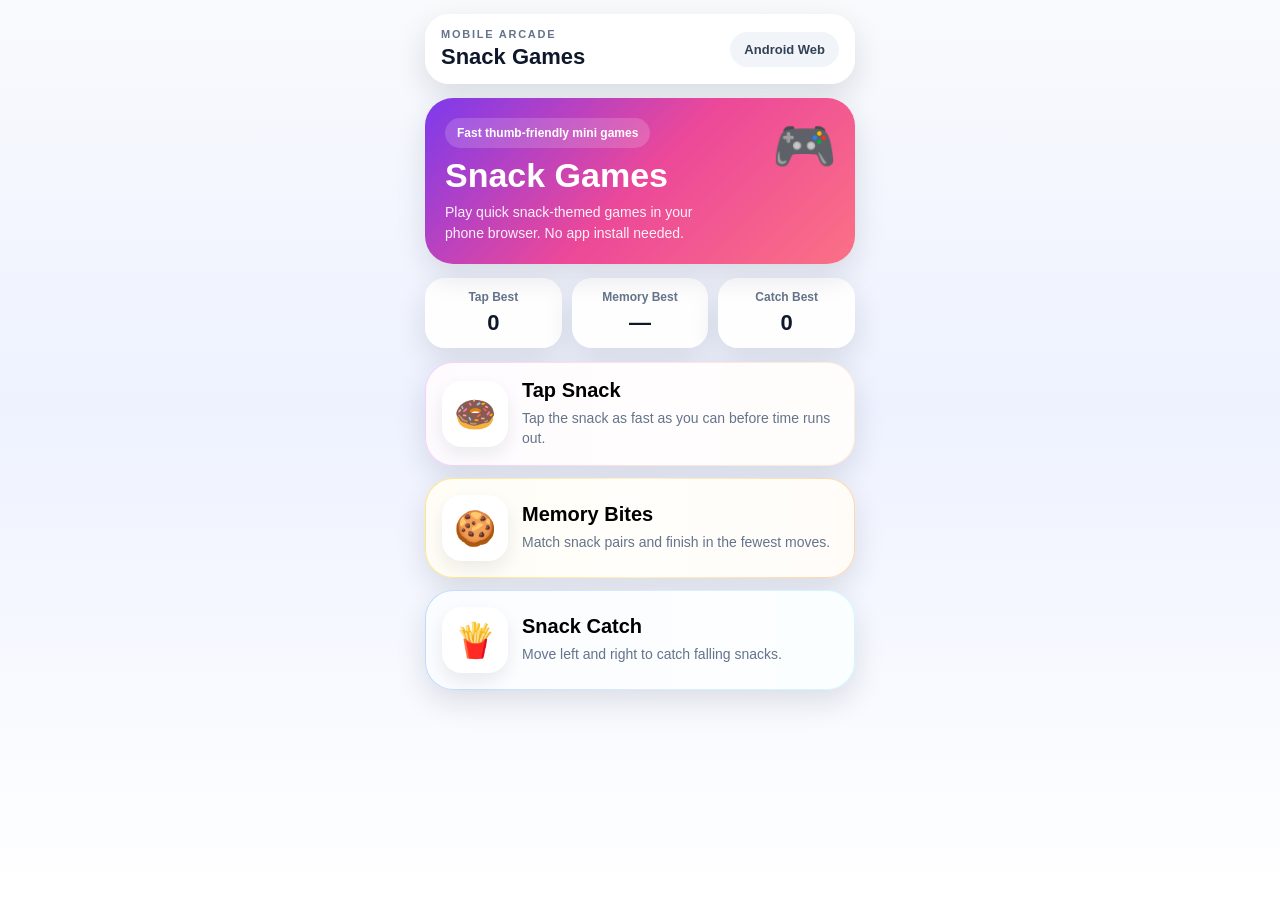
<file: game/index.html>
<!DOCTYPE html>
<html lang="en">
<head>
  <meta charset="UTF-8" />
  <meta name="viewport" content="width=device-width, initial-scale=1.0, maximum-scale=1.0, user-scalable=no" />
  <title>Snack Games - Android Web</title>
  <style>
    * {
      box-sizing: border-box;
      -webkit-tap-highlight-color: transparent;
      user-select: none;
    }

    :root {
      --bg: linear-gradient(180deg, #f8fafc 0%, #eef2ff 45%, #ffffff 100%);
      --card: rgba(255, 255, 255, 0.92);
      --text: #0f172a;
      --muted: #64748b;
      --primary: #7c3aed;
      --primary2: #ec4899;
      --accent: #fb7185;
      --green: #10b981;
      --red: #ef4444;
      --shadow: 0 12px 30px rgba(15, 23, 42, 0.12);
      --radius: 24px;
    }

    html, body {
      margin: 0;
      padding: 0;
      min-height: 100%;
      font-family: Arial, Helvetica, sans-serif;
      background: var(--bg);
      color: var(--text);
    }

    body {
      display: flex;
      justify-content: center;
      padding: 14px;
    }

    .app {
      width: 100%;
      max-width: 430px;
      min-height: calc(100vh - 28px);
    }

    .topbar {
      display: flex;
      justify-content: space-between;
      align-items: center;
      gap: 12px;
      background: var(--card);
      border-radius: 24px;
      padding: 14px 16px;
      box-shadow: var(--shadow);
      margin-bottom: 14px;
      backdrop-filter: blur(10px);
    }

    .small {
      font-size: 11px;
      letter-spacing: 0.16em;
      text-transform: uppercase;
      color: var(--muted);
      font-weight: 700;
      margin-bottom: 4px;
    }

    .brand {
      font-size: 22px;
      font-weight: 800;
    }

    .pill {
      background: #f1f5f9;
      color: #334155;
      font-size: 13px;
      font-weight: 700;
      padding: 10px 14px;
      border-radius: 18px;
      white-space: nowrap;
    }

    .hero {
      background: linear-gradient(135deg, #7c3aed, #ec4899, #fb7185);
      color: white;
      border-radius: 28px;
      padding: 20px;
      box-shadow: var(--shadow);
      margin-bottom: 14px;
      overflow: hidden;
      position: relative;
    }

    .hero h1 {
      margin: 0;
      font-size: 34px;
      line-height: 1;
    }

    .hero p {
      margin: 10px 0 0;
      font-size: 14px;
      line-height: 1.5;
      max-width: 260px;
      color: rgba(255,255,255,0.92);
    }

    .hero-badge {
      display: inline-block;
      margin-bottom: 10px;
      background: rgba(255,255,255,0.16);
      padding: 8px 12px;
      border-radius: 999px;
      font-size: 12px;
      font-weight: 700;
    }

    .emoji-float {
      position: absolute;
      right: 18px;
      top: 18px;
      font-size: 52px;
      animation: wobble 1.5s ease-in-out infinite alternate;
    }

    @keyframes wobble {
      from { transform: rotate(-8deg) scale(0.96); }
      to { transform: rotate(8deg) scale(1.04); }
    }

    .stats {
      display: grid;
      grid-template-columns: repeat(3, 1fr);
      gap: 10px;
      margin-bottom: 14px;
    }

    .stat {
      background: var(--card);
      border-radius: 20px;
      padding: 12px;
      box-shadow: var(--shadow);
      text-align: center;
    }

    .stat-label {
      font-size: 12px;
      color: var(--muted);
      margin-bottom: 6px;
      font-weight: 700;
    }

    .stat-value {
      font-size: 22px;
      font-weight: 800;
    }

    .game-list {
      display: grid;
      gap: 12px;
    }

    .game-card {
      background: linear-gradient(90deg, #f5d0fe, #ffe4e6, #ffedd5);
      border-radius: 28px;
      padding: 1px;
      box-shadow: var(--shadow);
      border: none;
      width: 100%;
      text-align: left;
      cursor: pointer;
    }

    .game-card:nth-child(2) {
      background: linear-gradient(90deg, #fde68a, #fef3c7, #fed7aa);
    }

    .game-card:nth-child(3) {
      background: linear-gradient(90deg, #bfdbfe, #dbeafe, #cffafe);
    }

    .game-card-inner {
      display: flex;
      align-items: center;
      gap: 14px;
      background: rgba(255,255,255,0.92);
      border-radius: 27px;
      padding: 16px;
    }

    .game-icon {
      width: 66px;
      height: 66px;
      border-radius: 20px;
      background: white;
      display: flex;
      align-items: center;
      justify-content: center;
      font-size: 34px;
      box-shadow: 0 8px 18px rgba(15,23,42,0.08);
      flex-shrink: 0;
    }

    .game-info h2 {
      margin: 0;
      font-size: 20px;
    }

    .game-info p {
      margin: 6px 0 0;
      color: var(--muted);
      font-size: 14px;
      line-height: 1.45;
    }

    .screen {
      display: none;
      animation: fadeIn .22s ease;
    }

    .screen.active {
      display: block;
    }

    @keyframes fadeIn {
      from { opacity: 0; transform: translateY(10px); }
      to { opacity: 1; transform: translateY(0); }
    }

    .panel {
      background: var(--card);
      border-radius: 28px;
      padding: 16px;
      box-shadow: var(--shadow);
      margin-bottom: 14px;
    }

    .panel-header {
      display: flex;
      align-items: center;
      justify-content: space-between;
      gap: 12px;
      margin-bottom: 8px;
    }

    .panel-title {
      font-size: 28px;
      font-weight: 800;
      margin: 0;
    }

    .panel-sub {
      color: var(--muted);
      font-size: 14px;
      margin: 6px 0 0;
    }

    .best-box {
      background: #f8fafc;
      border-radius: 18px;
      padding: 12px 14px;
      text-align: center;
      min-width: 82px;
    }

    .best-box small {
      display: block;
      color: var(--muted);
      font-size: 12px;
      margin-bottom: 4px;
    }

    .best-box strong {
      font-size: 26px;
    }

    .controls-row {
      display: flex;
      gap: 10px;
      align-items: center;
      justify-content: space-between;
      margin-bottom: 14px;
    }

    button {
      font-family: inherit;
    }

    .btn {
      border: none;
      border-radius: 18px;
      padding: 12px 16px;
      font-size: 15px;
      font-weight: 700;
      cursor: pointer;
    }

    .btn:active {
      transform: scale(0.98);
    }

    .btn-primary {
      background: linear-gradient(135deg, var(--primary), var(--primary2));
      color: white;
    }

    .btn-light {
      background: #f1f5f9;
      color: #334155;
    }

    .play-area {
      position: relative;
      height: 420px;
      border-radius: 28px;
      overflow: hidden;
      background: linear-gradient(180deg, #fff1f2, #fef3c7);
    }

    .overlay-msg {
      position: absolute;
      inset: 0;
      display: flex;
      flex-direction: column;
      align-items: center;
      justify-content: center;
      text-align: center;
      padding: 24px;
      z-index: 5;
      background: rgba(255,255,255,0.35);
      backdrop-filter: blur(2px);
    }

    .overlay-msg .big {
      font-size: 60px;
      margin-bottom: 8px;
    }

    .overlay-msg h3 {
      margin: 0;
      font-size: 28px;
    }

    .overlay-msg p {
      margin: 10px 0 0;
      font-size: 14px;
      color: #334155;
      line-height: 1.5;
      max-width: 260px;
    }

    .progress-track {
      flex: 1;
      height: 12px;
      background: #e2e8f0;
      border-radius: 999px;
      overflow: hidden;
    }

    .progress-fill {
      height: 100%;
      width: 100%;
      background: linear-gradient(90deg, #ec4899, #8b5cf6);
      transition: width .2s linear;
    }

    .snack-target {
      position: absolute;
      width: 82px;
      height: 82px;
      border: none;
      border-radius: 50%;
      background: white;
      box-shadow: 0 12px 20px rgba(15,23,42,0.15);
      font-size: 42px;
      display: flex;
      align-items: center;
      justify-content: center;
      transform: translate(-50%, -50%);
      z-index: 4;
    }

    .memory-grid {
      display: grid;
      grid-template-columns: repeat(3, 1fr);
      gap: 10px;
    }

    .memory-card {
      aspect-ratio: 1 / 1;
      border-radius: 22px;
      border: none;
      font-size: 38px;
      font-weight: 800;
      cursor: pointer;
      background: linear-gradient(135deg, #7c3aed, #ec4899);
      color: white;
      box-shadow: 0 10px 18px rgba(15,23,42,0.1);
    }

    .memory-card.open,
    .memory-card.matched {
      background: white;
      color: var(--text);
    }

    .win-box {
      margin-top: 14px;
      border-radius: 24px;
      padding: 16px;
      text-align: center;
      background: #ecfdf5;
    }

    .win-box .icon {
      font-size: 40px;
      margin-bottom: 6px;
    }

    .catch-area {
      position: relative;
      height: 420px;
      border-radius: 28px;
      overflow: hidden;
      background: linear-gradient(180deg, #dbeafe, #eff6ff 45%, #ede9fe);
    }

    .falling-item,
    .basket {
      position: absolute;
      transform: translate(-50%, -50%);
      font-size: 52px;
      z-index: 3;
    }

    .basket {
      bottom: 8px;
      transform: translateX(-50%);
    }

    .move-controls {
      display: grid;
      grid-template-columns: 1fr 1fr;
      gap: 10px;
      margin-top: 14px;
    }

    .move-btn {
      height: 58px;
      border-radius: 20px;
      border: none;
      font-size: 18px;
      font-weight: 800;
      background: #f1f5f9;
      color: #334155;
      box-shadow: var(--shadow);
    }

    .hint {
      color: var(--muted);
      font-size: 14px;
      margin: 0;
    }

    .hidden {
      display: none !important;
    }

    @media (max-width: 380px) {
      .hero h1 { font-size: 30px; }
      .panel-title { font-size: 24px; }
      .game-info h2 { font-size: 18px; }
      .stats { gap: 8px; }
      .stat-value { font-size: 18px; }
      .play-area, .catch-area { height: 380px; }
    }
  </style>
</head>
<body>
  <div class="app">
    <div class="topbar">
      <div>
        <div class="small">Mobile Arcade</div>
        <div class="brand">Snack Games</div>
      </div>
      <div class="pill">Android Web</div>
    </div>

    <section id="homeScreen" class="screen active">
      <div class="hero">
        <div class="hero-badge">Fast thumb-friendly mini games</div>
        <h1>Snack Games</h1>
        <p>Play quick snack-themed games in your phone browser. No app install needed.</p>
        <div class="emoji-float">🎮</div>
      </div>

      <div class="stats">
        <div class="stat">
          <div class="stat-label">Tap Best</div>
          <div class="stat-value" id="homeTapBest">0</div>
        </div>
        <div class="stat">
          <div class="stat-label">Memory Best</div>
          <div class="stat-value" id="homeMemoryBest">—</div>
        </div>
        <div class="stat">
          <div class="stat-label">Catch Best</div>
          <div class="stat-value" id="homeCatchBest">0</div>
        </div>
      </div>

      <div class="game-list">
        <button class="game-card" onclick="showScreen('tapScreen')">
          <div class="game-card-inner">
            <div class="game-icon">🍩</div>
            <div class="game-info">
              <h2>Tap Snack</h2>
              <p>Tap the snack as fast as you can before time runs out.</p>
            </div>
          </div>
        </button>

        <button class="game-card" onclick="showScreen('memoryScreen')">
          <div class="game-card-inner">
            <div class="game-icon">🍪</div>
            <div class="game-info">
              <h2>Memory Bites</h2>
              <p>Match snack pairs and finish in the fewest moves.</p>
            </div>
          </div>
        </button>

        <button class="game-card" onclick="showScreen('catchScreen')">
          <div class="game-card-inner">
            <div class="game-icon">🍟</div>
            <div class="game-info">
              <h2>Snack Catch</h2>
              <p>Move left and right to catch falling snacks.</p>
            </div>
          </div>
        </button>
      </div>
    </section>

    <section id="tapScreen" class="screen">
      <div class="panel">
        <div class="panel-header">
          <div>
            <button class="btn btn-light" onclick="backHome()">← Back</button>
            <h2 class="panel-title">Tap Snack</h2>
            <p class="panel-sub">Tap fast and beat the 20-second timer.</p>
          </div>
          <div class="best-box">
            <small>Best</small>
            <strong id="tapBest">0</strong>
          </div>
        </div>
      </div>

      <div class="stats">
        <div class="stat">
          <div class="stat-label">Score</div>
          <div class="stat-value" id="tapScore">0</div>
        </div>
        <div class="stat">
          <div class="stat-label">Time</div>
          <div class="stat-value" id="tapTime">20s</div>
        </div>
        <div class="stat">
          <div class="stat-label">Mode</div>
          <div class="stat-value" id="tapMode">Ready</div>
        </div>
      </div>

      <div class="panel">
        <div class="controls-row">
          <div class="progress-track"><div id="tapProgress" class="progress-fill"></div></div>
          <button class="btn btn-primary" onclick="startTapGame()" id="tapStartBtn">Start</button>
        </div>

        <div class="play-area" id="tapArea">
          <div class="overlay-msg" id="tapOverlay">
            <div class="big">🍭</div>
            <h3>Ready?</h3>
            <p>Press start, then tap the moving snack as many times as possible.</p>
          </div>
          <button id="tapTarget" class="snack-target hidden">🍩</button>
        </div>
      </div>
    </section>

    <section id="memoryScreen" class="screen">
      <div class="panel">
        <div class="panel-header">
          <div>
            <button class="btn btn-light" onclick="backHome()">← Back</button>
            <h2 class="panel-title">Memory Bites</h2>
            <p class="panel-sub">Match all snack pairs using the fewest moves.</p>
          </div>
          <div class="best-box">
            <small>Best</small>
            <strong id="memoryBest">—</strong>
          </div>
        </div>
      </div>

      <div class="stats">
        <div class="stat">
          <div class="stat-label">Moves</div>
          <div class="stat-value" id="memoryMoves">0</div>
        </div>
        <div class="stat">
          <div class="stat-label">Matched</div>
          <div class="stat-value" id="memoryMatched">0/12</div>
        </div>
        <div class="stat">
          <div class="stat-label">Status</div>
          <div class="stat-value" id="memoryStatus">Play</div>
        </div>
      </div>

      <div class="panel">
        <div class="controls-row">
          <p class="hint">Tap cards to reveal matching snacks.</p>
          <button class="btn btn-light" onclick="initMemoryGame()">Reset</button>
        </div>

        <div id="memoryGrid" class="memory-grid"></div>

        <div id="memoryWin" class="win-box hidden">
          <div class="icon">🏆</div>
          <strong>You matched them all!</strong>
          <div id="memoryWinText" style="margin-top: 6px; color: var(--muted); font-size: 14px;"></div>
        </div>
      </div>
    </section>

    <section id="catchScreen" class="screen">
      <div class="panel">
        <div class="panel-header">
          <div>
            <button class="btn btn-light" onclick="backHome()">← Back</button>
            <h2 class="panel-title">Snack Catch</h2>
            <p class="panel-sub">Catch snacks and protect your 3 lives.</p>
          </div>
          <div class="best-box">
            <small>Best</small>
            <strong id="catchBest">0</strong>
          </div>
        </div>
      </div>

      <div class="stats">
        <div class="stat">
          <div class="stat-label">Score</div>
          <div class="stat-value" id="catchScore">0</div>
        </div>
        <div class="stat">
          <div class="stat-label">Lives</div>
          <div class="stat-value" id="catchLives">❤❤❤</div>
        </div>
        <div class="stat">
          <div class="stat-label">Mode</div>
          <div class="stat-value" id="catchMode">Ready</div>
        </div>
      </div>

      <div class="panel">
        <div class="controls-row">
          <p class="hint">Use the buttons below to move the basket.</p>
          <button class="btn btn-primary" onclick="startCatchGame()" id="catchStartBtn">Start</button>
        </div>

        <div class="catch-area" id="catchArea">
          <div class="overlay-msg" id="catchOverlay">
            <div class="big">🧺</div>
            <h3>Catch the snacks</h3>
            <p>Healthy snacks give bonus points. Missing items costs lives.</p>
          </div>
          <div class="falling-item hidden" id="fallingItem">🍔</div>
          <div class="basket" id="basket">🧺</div>
        </div>

        <div class="move-controls">
          <button class="move-btn" onclick="moveBasket(-10)">⬅ Left</button>
          <button class="move-btn" onclick="moveBasket(10)">Right ➡</button>
        </div>
      </div>
    </section>
  </div>

  <script>
    const snacks = ['🍕', '🍔', '🍟', '🍩', '🍪', '🧃', '🍫', '🍿'];
    const healthySnacks = ['🍎', '🍌', '🥕', '🍓'];

    const scores = JSON.parse(localStorage.getItem('snackGameScores') || '{"tap":0,"memory":0,"catch":0}');

    function saveScores() {
      localStorage.setItem('snackGameScores', JSON.stringify(scores));
      renderHomeScores();
      document.getElementById('tapBest').textContent = scores.tap;
      document.getElementById('memoryBest').textContent = scores.memory === 0 ? '—' : scores.memory;
      document.getElementById('catchBest').textContent = scores.catch;
    }

    function renderHomeScores() {
      document.getElementById('homeTapBest').textContent = scores.tap;
      document.getElementById('homeMemoryBest').textContent = scores.memory === 0 ? '—' : scores.memory;
      document.getElementById('homeCatchBest').textContent = scores.catch;
    }

    function showScreen(id) {
      document.querySelectorAll('.screen').forEach(screen => screen.classList.remove('active'));
      document.getElementById(id).classList.add('active');
      window.scrollTo({ top: 0, behavior: 'smooth' });
      saveScores();
    }

    function backHome() {
      showScreen('homeScreen');
    }

    function randomItem(arr) {
      return arr[Math.floor(Math.random() * arr.length)];
    }

    /* TAP GAME */
    let tapScore = 0;
    let tapTime = 20;
    let tapTimer = null;
    let tapPlaying = false;

    const tapArea = document.getElementById('tapArea');
    const tapTarget = document.getElementById('tapTarget');
    const tapOverlay = document.getElementById('tapOverlay');

    function moveTapTarget() {
      const x = 12 + Math.random() * 70;
      const y = 14 + Math.random() * 64;
      tapTarget.style.left = x + '%';
      tapTarget.style.top = y + '%';
      tapTarget.textContent = randomItem(snacks);
    }

    function updateTapUI() {
      document.getElementById('tapScore').textContent = tapScore;
      document.getElementById('tapTime').textContent = tapTime + 's';
      document.getElementById('tapMode').textContent = tapPlaying ? 'Live' : 'Ready';
      document.getElementById('tapProgress').style.width = ((tapTime / 20) * 100) + '%';
      document.getElementById('tapStartBtn').textContent = tapPlaying ? 'Restart' : 'Start';
    }

    function endTapGame() {
      tapPlaying = false;
      clearInterval(tapTimer);
      tapTarget.classList.add('hidden');
      tapOverlay.classList.remove('hidden');
      tapOverlay.innerHTML = '<div class="big">🏁</div><h3>Time up!</h3><p>Your score: <strong>' + tapScore + '</strong>. Tap start to play again.</p>';
      if (tapScore > scores.tap) {
        scores.tap = tapScore;
        saveScores();
      }
      updateTapUI();
    }

    function startTapGame() {
      clearInterval(tapTimer);
      tapScore = 0;
      tapTime = 20;
      tapPlaying = true;
      tapOverlay.classList.add('hidden');
      tapTarget.classList.remove('hidden');
      moveTapTarget();
      updateTapUI();

      tapTimer = setInterval(() => {
        tapTime--;
        updateTapUI();
        if (tapTime <= 0) {
          endTapGame();
        }
      }, 1000);
    }

    tapTarget.addEventListener('click', () => {
      if (!tapPlaying) return;
      tapScore++;
      if (tapScore > scores.tap) {
        scores.tap = tapScore;
        saveScores();
      }
      moveTapTarget();
      updateTapUI();
    });

    /* MEMORY GAME */
    let memoryCards = [];
    let flipped = [];
    let lockBoard = false;
    let moves = 0;
    let matched = 0;

    function shuffle(arr) {
      return [...arr].sort(() => Math.random() - 0.5);
    }

    function initMemoryGame() {
      const chosen = shuffle(snacks).slice(0, 6);
      memoryCards = shuffle(chosen.flatMap((icon, i) => ([
        { id: i + '-a', icon, matched: false },
        { id: i + '-b', icon, matched: false }
      ])));

      flipped = [];
      lockBoard = false;
      moves = 0;
      matched = 0;
      document.getElementById('memoryWin').classList.add('hidden');
      document.getElementById('memoryStatus').textContent = 'Play';
      renderMemory();
      updateMemoryUI();
    }

    function updateMemoryUI() {
      document.getElementById('memoryMoves').textContent = moves;
      document.getElementById('memoryMatched').textContent = matched + '/12';
      document.getElementById('memoryBest').textContent = scores.memory === 0 ? '—' : scores.memory;
    }

    function renderMemory() {
      const grid = document.getElementById('memoryGrid');
      grid.innerHTML = '';

      memoryCards.forEach(card => {
        const btn = document.createElement('button');
        btn.className = 'memory-card';
        const isOpen = flipped.includes(card.id) || card.matched;
        if (isOpen) btn.classList.add('open');
        if (card.matched) btn.classList.add('matched');
        btn.textContent = isOpen ? card.icon : '?';
        btn.onclick = () => flipCard(card.id);
        grid.appendChild(btn);
      });
    }

    function flipCard(id) {
      if (lockBoard) return;
      const card = memoryCards.find(c => c.id === id);
      if (!card || card.matched || flipped.includes(id)) return;

      flipped.push(id);
      renderMemory();

      if (flipped.length === 2) {
        moves++;
        updateMemoryUI();
        lockBoard = true;

        const [firstId, secondId] = flipped;
        const first = memoryCards.find(c => c.id === firstId);
        const second = memoryCards.find(c => c.id === secondId);

        if (first.icon === second.icon) {
          setTimeout(() => {
            memoryCards = memoryCards.map(c =>
              c.id === firstId || c.id === secondId ? { ...c, matched: true } : c
            );
            matched += 2;
            flipped = [];
            lockBoard = false;
            renderMemory();
            updateMemoryUI();
            checkMemoryWin();
          }, 350);
        } else {
          setTimeout(() => {
            flipped = [];
            lockBoard = false;
            renderMemory();
          }, 700);
        }
      }
    }

    function checkMemoryWin() {
      if (matched === 12) {
        document.getElementById('memoryStatus').textContent = 'Won';
        document.getElementById('memoryWin').classList.remove('hidden');
        document.getElementById('memoryWinText').textContent = 'Finished in ' + moves + ' moves.';
        if (scores.memory === 0 || moves < scores.memory) {
          scores.memory = moves;
          saveScores();
          updateMemoryUI();
        }
      }
    }

    /* CATCH GAME */
    let catchScore = 0;
    let catchLives = 3;
    let catchPlaying = false;
    let basketX = 50;
    let catchLoop = null;
    let falling = { x: 50, y: 0, icon: '🍔', healthy: false };

    const fallingItem = document.getElementById('fallingItem');
    const basket = document.getElementById('basket');
    const catchOverlay = document.getElementById('catchOverlay');

    function resetFallingItem() {
      const healthy = Math.random() < 0.22;
      falling = {
        x: 10 + Math.random() * 80,
        y: 0,
        icon: healthy ? randomItem(healthySnacks) : randomItem(snacks),
        healthy
      };
      renderCatchObjects();
    }

    function renderCatchObjects() {
      fallingItem.style.left = falling.x + '%';
      fallingItem.style.top = falling.y + '%';
      fallingItem.textContent = falling.icon;
      basket.style.left = basketX + '%';
    }

    function updateCatchUI() {
      document.getElementById('catchScore').textContent = catchScore;
      document.getElementById('catchLives').textContent = catchLives > 0 ? '❤'.repeat(catchLives) : '0';
      document.getElementById('catchMode').textContent = catchPlaying ? 'Live' : 'Ready';
      document.getElementById('catchStartBtn').textContent = catchPlaying ? 'Restart' : 'Start';
      document.getElementById('catchBest').textContent = scores.catch;
    }

    function endCatchGame() {
      catchPlaying = false;
      clearInterval(catchLoop);
      fallingItem.classList.add('hidden');
      catchOverlay.classList.remove('hidden');
      catchOverlay.innerHTML = '<div class="big">🎯</div><h3>Game over</h3><p>Your score: <strong>' + catchScore + '</strong>. Press start to try again.</p>';
      if (catchScore > scores.catch) {
        scores.catch = catchScore;
        saveScores();
      }
      updateCatchUI();
    }

    function startCatchGame() {
      clearInterval(catchLoop);
      catchScore = 0;
      catchLives = 3;
      basketX = 50;
      catchPlaying = true;
      catchOverlay.classList.add('hidden');
      fallingItem.classList.remove('hidden');
      resetFallingItem();
      updateCatchUI();

      catchLoop = setInterval(() => {
        if (!catchPlaying) return;
        falling.y += 3.6;

        const caught = falling.y >= 82 && Math.abs(falling.x - basketX) < 14;
        const missed = falling.y >= 95;

        if (caught) {
          catchScore += falling.healthy ? 2 : 1;
          if (catchScore > scores.catch) {
            scores.catch = catchScore;
            saveScores();
          }
          resetFallingItem();
        } else if (missed) {
          catchLives--;
          if (catchLives <= 0) {
            updateCatchUI();
            endCatchGame();
            return;
          }
          resetFallingItem();
        }

        renderCatchObjects();
        updateCatchUI();
      }, 120);
    }

    function moveBasket(delta) {
      basketX += delta;
      if (basketX < 12) basketX = 12;
      if (basketX > 88) basketX = 88;
      renderCatchObjects();
    }

    document.addEventListener('keydown', (e) => {
      if (document.getElementById('catchScreen').classList.contains('active')) {
        if (e.key === 'ArrowLeft') moveBasket(-10);
        if (e.key === 'ArrowRight') moveBasket(10);
      }
    });

    let touchStartX = null;
    document.getElementById('catchArea').addEventListener('touchstart', (e) => {
      touchStartX = e.touches[0].clientX;
    }, { passive: true });

    document.getElementById('catchArea').addEventListener('touchmove', (e) => {
      if (touchStartX === null) return;
      const currentX = e.touches[0].clientX;
      const diff = currentX - touchStartX;
      if (Math.abs(diff) > 14) {
        moveBasket(diff > 0 ? 6 : -6);
        touchStartX = currentX;
      }
    }, { passive: true });

    renderHomeScores();
    saveScores();
    updateTapUI();
    initMemoryGame();
    updateCatchUI();
    renderCatchObjects();
  </script>
</body>
</html>
</file>
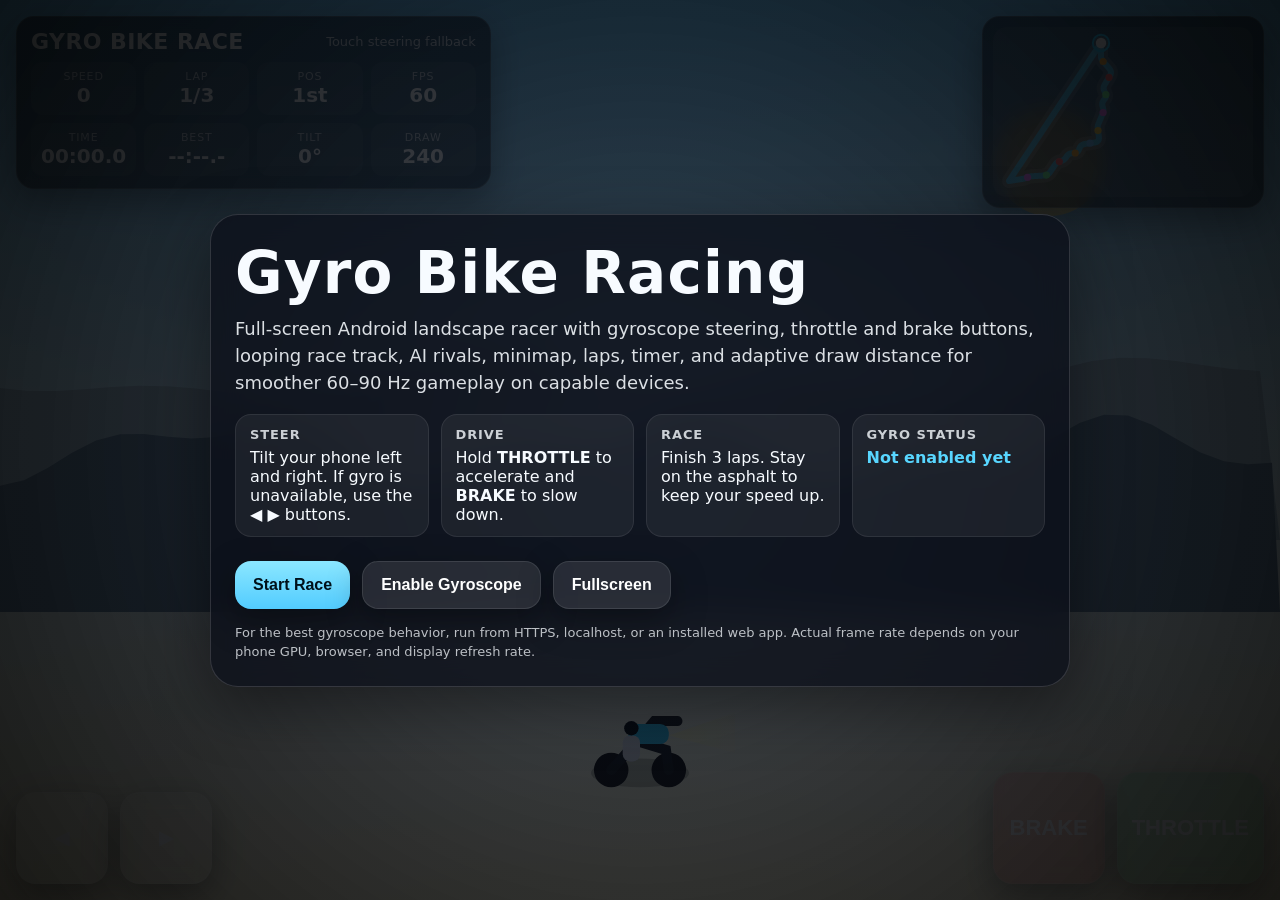
<file: game/bike-racing/index.html>
<!DOCTYPE html>
<html lang="en">
<head>
  <meta charset="UTF-8" />
  <meta name="viewport" content="width=device-width, initial-scale=1.0, viewport-fit=cover, user-scalable=no" />
  <title>Gyro Bike Racing</title>
  <style>
    :root {
      --ui-bg: rgba(10, 14, 22, 0.58);
      --ui-border: rgba(255,255,255,0.16);
      --ui-text: #f7fbff;
      --accent: #58d6ff;
      --danger: #ff7c7c;
      --ok: #7eff9d;
      --shadow: 0 12px 35px rgba(0,0,0,.35);
      --safe-bottom: max(16px, env(safe-area-inset-bottom));
      --safe-top: max(16px, env(safe-area-inset-top));
      --safe-left: max(16px, env(safe-area-inset-left));
      --safe-right: max(16px, env(safe-area-inset-right));
    }

    * { box-sizing: border-box; -webkit-tap-highlight-color: transparent; }
    html, body {
      margin: 0;
      width: 100%;
      height: 100%;
      overflow: hidden;
      background: #000;
      color: var(--ui-text);
      font-family: system-ui, -apple-system, BlinkMacSystemFont, "Segoe UI", Roboto, sans-serif;
      touch-action: none;
      user-select: none;
    }

    body {
      position: fixed;
      inset: 0;
    }

    #game {
      position: fixed;
      inset: 0;
      width: 100%;
      height: 100%;
      display: block;
      background: #7fd0ff;
    }

    .panel {
      position: fixed;
      background: var(--ui-bg);
      border: 1px solid var(--ui-border);
      border-radius: 18px;
      box-shadow: var(--shadow);
      backdrop-filter: blur(10px);
      -webkit-backdrop-filter: blur(10px);
    }

    #hud {
      top: var(--safe-top);
      left: var(--safe-left);
      padding: 12px 14px;
      min-width: 310px;
      z-index: 20;
    }

    #hud .row {
      display: flex;
      gap: 16px;
      align-items: center;
      justify-content: space-between;
      flex-wrap: wrap;
    }

    #hud .grid {
      display: grid;
      grid-template-columns: repeat(4, minmax(62px, 1fr));
      gap: 8px;
      margin-top: 8px;
    }

    #hud .cell {
      padding: 8px 10px;
      background: rgba(255,255,255,0.06);
      border-radius: 12px;
      text-align: center;
    }

    #hud .label {
      display: block;
      opacity: 0.7;
      font-size: 11px;
      letter-spacing: 0.08em;
      text-transform: uppercase;
    }

    #hud .value {
      font-size: 20px;
      font-weight: 800;
      line-height: 1.2;
    }

    #raceMessage {
      position: fixed;
      top: 50%;
      left: 50%;
      transform: translate(-50%, -50%);
      z-index: 22;
      font-size: clamp(34px, 7vw, 90px);
      font-weight: 900;
      text-shadow: 0 12px 30px rgba(0,0,0,.45);
      pointer-events: none;
      text-align: center;
      letter-spacing: .05em;
    }

    #minimapWrap {
      position: fixed;
      top: var(--safe-top);
      right: var(--safe-right);
      z-index: 20;
      padding: 10px;
    }

    #minimap {
      width: min(24vw, 260px);
      height: min(16vw, 170px);
      display: block;
      border-radius: 14px;
      background: rgba(255,255,255,0.04);
    }

    #controls {
      position: fixed;
      inset: auto var(--safe-right) var(--safe-bottom) var(--safe-left);
      display: flex;
      justify-content: space-between;
      align-items: end;
      z-index: 21;
      pointer-events: none;
    }

    .controlCluster {
      display: flex;
      gap: 12px;
      pointer-events: auto;
    }

    .btn {
      border: 1px solid rgba(255,255,255,0.16);
      background: rgba(255,255,255,0.1);
      color: white;
      border-radius: 20px;
      min-width: 112px;
      min-height: 112px;
      padding: 14px;
      font-size: 22px;
      font-weight: 800;
      box-shadow: var(--shadow);
      backdrop-filter: blur(10px);
      -webkit-backdrop-filter: blur(10px);
      outline: none;
      cursor: pointer;
      touch-action: none;
    }

    .btn.small {
      min-width: 92px;
      min-height: 92px;
      font-size: 18px;
    }

    .btn:active,
    .btn.active {
      transform: scale(0.96);
      background: rgba(255,255,255,0.18);
    }

    .btn.accel { background: rgba(50, 180, 110, 0.24); }
    .btn.brake { background: rgba(220, 80, 80, 0.24); }

    #startOverlay,
    #finishOverlay,
    #rotateNotice {
      position: fixed;
      inset: 0;
      display: flex;
      align-items: center;
      justify-content: center;
      padding: 24px;
      z-index: 40;
      background: radial-gradient(circle at center, rgba(6,12,25,0.72), rgba(0,0,0,0.9));
    }

    #finishOverlay,
    #rotateNotice {
      display: none;
    }

    .card {
      width: min(860px, 100%);
      border-radius: 28px;
      padding: 24px;
      background: rgba(12, 16, 26, 0.78);
      border: 1px solid rgba(255,255,255,0.14);
      box-shadow: 0 18px 60px rgba(0,0,0,.45);
      backdrop-filter: blur(16px);
      -webkit-backdrop-filter: blur(16px);
    }

    .title {
      margin: 0 0 8px;
      font-size: clamp(28px, 5vw, 58px);
      font-weight: 900;
      letter-spacing: .02em;
    }

    .subtitle {
      margin: 0 0 18px;
      opacity: .88;
      line-height: 1.5;
      font-size: clamp(14px, 2vw, 18px);
    }

    .tips {
      display: grid;
      grid-template-columns: repeat(auto-fit, minmax(180px, 1fr));
      gap: 12px;
      margin: 16px 0 24px;
    }

    .tip {
      padding: 12px 14px;
      border-radius: 16px;
      background: rgba(255,255,255,0.06);
      border: 1px solid rgba(255,255,255,0.08);
    }

    .tip b {
      display: block;
      margin-bottom: 6px;
      font-size: 13px;
      text-transform: uppercase;
      letter-spacing: .07em;
      opacity: .8;
    }

    .actions {
      display: flex;
      flex-wrap: wrap;
      gap: 12px;
    }

    .actionBtn {
      border: 0;
      border-radius: 16px;
      padding: 14px 18px;
      font-size: 16px;
      font-weight: 800;
      cursor: pointer;
      color: #00111a;
      background: linear-gradient(180deg, #8be7ff, #52ccff);
      box-shadow: var(--shadow);
    }

    .actionBtn.secondary {
      color: white;
      background: rgba(255,255,255,0.1);
      border: 1px solid rgba(255,255,255,0.1);
    }

    .footerNote {
      margin-top: 14px;
      font-size: 13px;
      opacity: .74;
      line-height: 1.5;
    }

    #gyroStatus {
      color: var(--accent);
      font-weight: 700;
    }

    .results {
      display: grid;
      grid-template-columns: repeat(auto-fit, minmax(160px, 1fr));
      gap: 12px;
      margin: 18px 0;
    }

    .results .tile {
      padding: 14px;
      border-radius: 16px;
      background: rgba(255,255,255,0.06);
    }

    .results .big {
      font-size: 32px;
      font-weight: 900;
      line-height: 1.1;
    }

    @media (orientation: portrait) {
      #rotateNotice { display: flex; }
      #controls, #hud, #minimapWrap, #raceMessage { display: none !important; }
    }

    @media (max-width: 820px) {
      #hud { min-width: 0; width: calc(100% - var(--safe-left) - var(--safe-right) - 110px); }
      #hud .grid { grid-template-columns: repeat(4, minmax(54px, 1fr)); }
      .btn { min-width: 96px; min-height: 96px; font-size: 20px; }
      .btn.small { min-width: 84px; min-height: 84px; }
    }
  </style>
</head>
<body>
  <canvas id="game"></canvas>

  <div id="hud" class="panel">
    <div class="row">
      <div style="font-weight:900;font-size:22px;letter-spacing:.02em;">GYRO BIKE RACE</div>
      <div id="hudMode" style="font-size:13px;opacity:.8;">Touch steering fallback</div>
    </div>
    <div class="grid">
      <div class="cell"><span class="label">Speed</span><span id="speedVal" class="value">0</span></div>
      <div class="cell"><span class="label">Lap</span><span id="lapVal" class="value">1/3</span></div>
      <div class="cell"><span class="label">Pos</span><span id="posVal" class="value">1st</span></div>
      <div class="cell"><span class="label">FPS</span><span id="fpsVal" class="value">60</span></div>
      <div class="cell"><span class="label">Time</span><span id="timeVal" class="value">00:00.0</span></div>
      <div class="cell"><span class="label">Best</span><span id="bestVal" class="value">--:--.-</span></div>
      <div class="cell"><span class="label">Tilt</span><span id="tiltVal" class="value">0°</span></div>
      <div class="cell"><span class="label">Draw</span><span id="drawVal" class="value">240</span></div>
    </div>
  </div>

  <div id="minimapWrap" class="panel">
    <canvas id="minimap" width="260" height="170"></canvas>
  </div>

  <div id="raceMessage"></div>

  <div id="controls">
    <div class="controlCluster">
      <button id="leftBtn" class="btn small">◀</button>
      <button id="rightBtn" class="btn small">▶</button>
    </div>
    <div class="controlCluster">
      <button id="brakeBtn" class="btn brake">BRAKE</button>
      <button id="accelBtn" class="btn accel">THROTTLE</button>
    </div>
  </div>

  <div id="startOverlay">
    <div class="card">
      <h1 class="title">Gyro Bike Racing</h1>
      <p class="subtitle">
        Full-screen Android landscape racer with gyroscope steering, throttle and brake buttons, looping race track, AI rivals, minimap, laps, timer, and adaptive draw distance for smoother 60–90 Hz gameplay on capable devices.
      </p>
      <div class="tips">
        <div class="tip"><b>Steer</b>Tilt your phone left and right. If gyro is unavailable, use the ◀ ▶ buttons.</div>
        <div class="tip"><b>Drive</b>Hold <strong>THROTTLE</strong> to accelerate and <strong>BRAKE</strong> to slow down.</div>
        <div class="tip"><b>Race</b>Finish 3 laps. Stay on the asphalt to keep your speed up.</div>
        <div class="tip"><b>Gyro status</b><span id="gyroStatus">Not enabled yet</span></div>
      </div>
      <div class="actions">
        <button id="startBtn" class="actionBtn">Start Race</button>
        <button id="gyroBtn" class="actionBtn secondary">Enable Gyroscope</button>
        <button id="fullscreenBtn" class="actionBtn secondary">Fullscreen</button>
      </div>
      <div class="footerNote">
        For the best gyroscope behavior, run from HTTPS, localhost, or an installed web app. Actual frame rate depends on your phone GPU, browser, and display refresh rate.
      </div>
    </div>
  </div>

  <div id="finishOverlay">
    <div class="card">
      <h2 class="title" style="margin-bottom:12px;">Race Finished</h2>
      <div class="results">
        <div class="tile"><div class="label">Position</div><div id="finishPos" class="big">1st</div></div>
        <div class="tile"><div class="label">Total Time</div><div id="finishTime" class="big">00:00.0</div></div>
        <div class="tile"><div class="label">Best Lap</div><div id="finishBest" class="big">--:--.-</div></div>
        <div class="tile"><div class="label">Top Speed</div><div id="finishSpeed" class="big">0</div></div>
      </div>
      <div class="actions">
        <button id="restartBtn" class="actionBtn">Race Again</button>
      </div>
    </div>
  </div>

  <div id="rotateNotice">
    <div class="card" style="max-width:500px;text-align:center;">
      <h2 class="title" style="font-size:40px;">Rotate your phone</h2>
      <p class="subtitle">This game is designed for Android mobile landscape full screen.</p>
    </div>
  </div>

  <script>
    (() => {
      const canvas = document.getElementById('game');
      const ctx = canvas.getContext('2d', { alpha: false, desynchronized: true });
      const mini = document.getElementById('minimap');
      const mctx = mini.getContext('2d');

      const ui = {
        speed: document.getElementById('speedVal'),
        lap: document.getElementById('lapVal'),
        pos: document.getElementById('posVal'),
        fps: document.getElementById('fpsVal'),
        time: document.getElementById('timeVal'),
        best: document.getElementById('bestVal'),
        tilt: document.getElementById('tiltVal'),
        draw: document.getElementById('drawVal'),
        message: document.getElementById('raceMessage'),
        hudMode: document.getElementById('hudMode'),
        gyroStatus: document.getElementById('gyroStatus'),
        startOverlay: document.getElementById('startOverlay'),
        finishOverlay: document.getElementById('finishOverlay'),
        finishPos: document.getElementById('finishPos'),
        finishTime: document.getElementById('finishTime'),
        finishBest: document.getElementById('finishBest'),
        finishSpeed: document.getElementById('finishSpeed')
      };

      const buttons = {
        throttle: document.getElementById('accelBtn'),
        brake: document.getElementById('brakeBtn'),
        left: document.getElementById('leftBtn'),
        right: document.getElementById('rightBtn'),
        start: document.getElementById('startBtn'),
        gyro: document.getElementById('gyroBtn'),
        fullscreen: document.getElementById('fullscreenBtn'),
        restart: document.getElementById('restartBtn')
      };

      let W = innerWidth;
      let H = innerHeight;
      let DPR = Math.min(devicePixelRatio || 1, 2.25);

      const COLORS = {
        skyTop: '#75ceff',
        skyBottom: '#e8fbff',
        mountainFar: '#acc8d6',
        mountainNear: '#6f8ea3',
        roadLight: '#6e6e6e',
        roadDark: '#646464',
        laneLight: 'rgba(255,255,255,0.22)',
        laneDark: 'rgba(255,255,255,0.12)',
        grassLight: '#1f9440',
        grassDark: '#167737',
        rumbleLight: '#f7f7f7',
        rumbleDark: '#ff476f',
        shadow: 'rgba(0,0,0,0.25)'
      };

      const ROAD_WIDTH = 2200;
      const SEG_LEN = 200;
      const CAMERA_HEIGHT = 1000;
      const FOV = 100;
      const CAMERA_DEPTH = 1 / Math.tan((FOV * 0.5) * Math.PI / 180);
      const PLAYER_Z = CAMERA_HEIGHT * CAMERA_DEPTH;
      const TOTAL_LAPS = 3;
      const MAX_SPEED = 16000;
      const ACCEL = 9500;
      const BRAKE = 13000;
      const COAST_DECEL = 4200;
      const OFFROAD_DECEL = 9000;
      const OFFROAD_LIMIT = MAX_SPEED * 0.58;
      const STEER_RATE = 2.6;
      const CENTRING = 1.15;
      const OPPONENT_COUNT = 10;

      let DRAW_DISTANCE = 240;
      let ROAD_AHEAD = DRAW_DISTANCE * SEG_LEN;

      const state = {
        running: false,
        finished: false,
        countdown: 3.5,
        startFlash: 0,
        time: 0,
        lap: 1,
        bestLap: Infinity,
        lapStart: 0,
        lastLapTime: 0,
        topSpeed: 0,
        position: 0,
        playerX: 0,
        speed: 0,
        gyroEnabled: false,
        gyroAvailable: false,
        gyroGamma: 0,
        steerTouch: 0,
        throttle: false,
        brake: false,
        lastTs: 0,
        fps: 60,
        fpsSmooth: 60,
        placing: 1,
        finishRank: 1,
        finishedTime: 0,
        touchId: null
      };

      const segments = [];
      const opponents = [];
      let trackLength = 0;
      let lastY = 0;
      let mapPoints = [];
      let miniBase = null;

      function resize() {
        W = innerWidth;
        H = innerHeight;
        DPR = Math.min(devicePixelRatio || 1, 2.25);
        canvas.width = Math.round(W * DPR);
        canvas.height = Math.round(H * DPR);
        canvas.style.width = W + 'px';
        canvas.style.height = H + 'px';
        ui.draw.textContent = DRAW_DISTANCE;
        renderMinimapBase();
      }

      function clamp(v, min, max) { return Math.max(min, Math.min(max, v)); }
      function lerp(a, b, t) { return a + (b - a) * t; }
      function easeIn(a, b, t) { return a + (b - a) * Math.pow(t, 2); }
      function easeOut(a, b, t) { return a + (b - a) * (1 - Math.pow(1 - t, 2)); }
      function easeInOut(a, b, t) { return a + (b - a) * ((-Math.cos(Math.PI * t) / 2) + 0.5); }
      function percentRemaining(n, total) { return (n % total) / total; }
      function increase(start, increment, max) {
        let result = start + increment;
        while (result >= max) result -= max;
        while (result < 0) result += max;
        return result;
      }
      function formatTime(s) {
        if (!isFinite(s)) return '--:--.-';
        const m = Math.floor(s / 60);
        const sec = Math.floor(s % 60).toString().padStart(2, '0');
        const d = Math.floor((s % 1) * 10);
        return `${String(m).padStart(2, '0')}:${sec}.${d}`;
      }
      function ordinal(n) {
        const map = ['th','st','nd','rd'];
        const v = n % 100;
        return n + (map[(v - 20) % 10] || map[v] || map[0]);
      }
      function nearestForwardDelta(from, to, max) {
        let d = to - from;
        while (d < 0) d += max;
        while (d >= max) d -= max;
        return d;
      }

      function addSegment(curve, y) {
        const n = segments.length;
        const colorSet = Math.floor(n / 3) % 2 === 0;
        segments.push({
          index: n,
          p1: { world: { x: 0, y: lastY, z: n * SEG_LEN }, camera: {}, screen: {} },
          p2: { world: { x: 0, y: y, z: (n + 1) * SEG_LEN }, camera: {}, screen: {} },
          curve,
          color: {
            road: colorSet ? COLORS.roadLight : COLORS.roadDark,
            grass: colorSet ? COLORS.grassLight : COLORS.grassDark,
            rumble: colorSet ? COLORS.rumbleLight : COLORS.rumbleDark,
            lane: colorSet ? COLORS.laneLight : COLORS.laneDark
          }
        });
        lastY = y;
      }

      function addRoad(enter, hold, leave, curve, hill = 0) {
        const startY = lastY;
        const endY = startY + hill * SEG_LEN;
        const total = enter + hold + leave;
        for (let n = 0; n < enter; n++) {
          addSegment(easeIn(0, curve, n / enter), easeInOut(startY, endY, n / total));
        }
        for (let n = 0; n < hold; n++) {
          addSegment(curve, easeInOut(startY, endY, (enter + n) / total));
        }
        for (let n = 0; n < leave; n++) {
          addSegment(easeOut(curve, 0, n / leave), easeInOut(startY, endY, (enter + hold + n) / total));
        }
      }

      function addStraight(len, hill = 0) { addRoad(len, len, len, 0, hill); }
      function addCurve(len, curve, hill = 0) { addRoad(len, len, len, curve, hill); }
      function addSCurves() {
        addRoad(28, 42, 28, 0.9, 0);
        addRoad(24, 36, 24, -1.15, 0.1);
        addRoad(24, 36, 24, 0.95, -0.08);
        addRoad(24, 36, 24, -0.7, 0);
      }

      function buildTrack() {
        segments.length = 0;
        lastY = 0;

        addStraight(40, 0);
        addCurve(32, 0.75, 0.0);
        addStraight(20, 0.2);
        addCurve(42, -1.0, 0.0);
        addStraight(24, 0.35);
        addSCurves();
        addStraight(28, -0.45);
        addCurve(30, 0.6, -0.15);
        addStraight(16, 0.5);
        addCurve(40, -1.3, 0.05);
        addStraight(24, 0);
        addSCurves();
        addCurve(24, 0.95, 0.0);
        addStraight(22, -0.35);
        addCurve(38, -0.8, 0.0);
        addStraight(34, 0.15);
        addCurve(20, 0.55, 0);
        addCurve(20, -0.4, 0);
        addStraight(44, 0);

        trackLength = segments.length * SEG_LEN;
        buildMapPoints();
      }

      function buildMapPoints() {
        mapPoints = [];
        let x = 0, y = 0, heading = 0;
        let minX = Infinity, maxX = -Infinity, minY = Infinity, maxY = -Infinity;
        for (let i = 0; i < segments.length; i++) {
          heading += segments[i].curve * 0.018;
          x += Math.sin(heading) * 4;
          y += Math.cos(heading) * 4;
          mapPoints.push({ x, y });
          if (x < minX) minX = x;
          if (x > maxX) maxX = x;
          if (y < minY) minY = y;
          if (y > maxY) maxY = y;
        }
        const pad = 16;
        const scaleX = (mini.width - pad * 2) / Math.max(1, maxX - minX);
        const scaleY = (mini.height - pad * 2) / Math.max(1, maxY - minY);
        const scale = Math.min(scaleX, scaleY);
        mapPoints = mapPoints.map(p => ({
          x: (p.x - minX) * scale + pad,
          y: (p.y - minY) * scale + pad
        }));
      }

      function renderMinimapBase() {
        miniBase = document.createElement('canvas');
        miniBase.width = mini.width;
        miniBase.height = mini.height;
        const b = miniBase.getContext('2d');
        b.clearRect(0, 0, mini.width, mini.height);
        b.fillStyle = 'rgba(255,255,255,0.04)';
        b.fillRect(0, 0, mini.width, mini.height);
        if (!mapPoints.length) return;
        b.lineWidth = 14;
        b.lineCap = 'round';
        b.lineJoin = 'round';
        b.strokeStyle = 'rgba(255,255,255,0.14)';
        b.beginPath();
        for (let i = 0; i < mapPoints.length; i++) {
          const p = mapPoints[i];
          if (i === 0) b.moveTo(p.x, p.y); else b.lineTo(p.x, p.y);
        }
        b.closePath();
        b.stroke();

        b.lineWidth = 6;
        b.strokeStyle = 'rgba(88,214,255,0.8)';
        b.beginPath();
        for (let i = 0; i < mapPoints.length; i++) {
          const p = mapPoints[i];
          if (i === 0) b.moveTo(p.x, p.y); else b.lineTo(p.x, p.y);
        }
        b.closePath();
        b.stroke();
      }

      function findSegment(z) {
        return segments[Math.floor(z / SEG_LEN) % segments.length];
      }

      function project(p, cameraX, cameraY, cameraZ) {
        p.camera.x = p.world.x - cameraX;
        p.camera.y = p.world.y - cameraY;
        p.camera.z = p.world.z - cameraZ;
        p.screen.scale = CAMERA_DEPTH / Math.max(1, p.camera.z);
        p.screen.x = Math.round((W / 2) + (p.screen.scale * p.camera.x * W / 2));
        p.screen.y = Math.round((H / 2) - (p.screen.scale * p.camera.y * H / 2));
        p.screen.w = Math.round(p.screen.scale * ROAD_WIDTH * W / 2);
      }

      function drawPolygon(points, fill) {
        ctx.fillStyle = fill;
        ctx.beginPath();
        ctx.moveTo(points[0][0], points[0][1]);
        for (let i = 1; i < points.length; i++) ctx.lineTo(points[i][0], points[i][1]);
        ctx.closePath();
        ctx.fill();
      }

      function drawSegment(seg) {
        const { p1, p2 } = seg;
        if (p1.screen.y >= p2.screen.y) return;

        ctx.fillStyle = seg.color.grass;
        ctx.fillRect(0, p2.screen.y, W, p1.screen.y - p2.screen.y + 1);

        const rumble1 = p1.screen.w * 0.14;
        const rumble2 = p2.screen.w * 0.14;

        drawPolygon([
          [p1.screen.x - p1.screen.w - rumble1, p1.screen.y],
          [p1.screen.x - p1.screen.w, p1.screen.y],
          [p2.screen.x - p2.screen.w, p2.screen.y],
          [p2.screen.x - p2.screen.w - rumble2, p2.screen.y]
        ], seg.color.rumble);

        drawPolygon([
          [p1.screen.x + p1.screen.w + rumble1, p1.screen.y],
          [p1.screen.x + p1.screen.w, p1.screen.y],
          [p2.screen.x + p2.screen.w, p2.screen.y],
          [p2.screen.x + p2.screen.w + rumble2, p2.screen.y]
        ], seg.color.rumble);

        drawPolygon([
          [p1.screen.x - p1.screen.w, p1.screen.y],
          [p1.screen.x + p1.screen.w, p1.screen.y],
          [p2.screen.x + p2.screen.w, p2.screen.y],
          [p2.screen.x - p2.screen.w, p2.screen.y]
        ], seg.color.road);

        const lane1 = p1.screen.w * 2 / 3;
        const lane2 = p2.screen.w * 2 / 3;
        const marker1 = p1.screen.w * 0.018;
        const marker2 = p2.screen.w * 0.018;

        for (let i = 1; i <= 2; i++) {
          const lanex1 = lerp(p1.screen.x - p1.screen.w, p1.screen.x + p1.screen.w, i / 3);
          const lanex2 = lerp(p2.screen.x - p2.screen.w, p2.screen.x + p2.screen.w, i / 3);
          drawPolygon([
            [lanex1 - marker1, p1.screen.y],
            [lanex1 + marker1, p1.screen.y],
            [lanex2 + marker2, p2.screen.y],
            [lanex2 - marker2, p2.screen.y]
          ], seg.color.lane);
        }
      }

      function drawBackground() {
        const sky = ctx.createLinearGradient(0, 0, 0, H);
        sky.addColorStop(0, COLORS.skyTop);
        sky.addColorStop(0.6, COLORS.skyBottom);
        sky.addColorStop(1, '#fff8d5');
        ctx.fillStyle = sky;
        ctx.fillRect(0, 0, W, H);

        ctx.fillStyle = 'rgba(255,245,170,0.9)';
        ctx.beginPath();
        ctx.arc(W * 0.82, H * 0.18, Math.min(W, H) * 0.06, 0, Math.PI * 2);
        ctx.fill();

        ctx.fillStyle = COLORS.mountainFar;
        ctx.beginPath();
        ctx.moveTo(0, H * 0.42);
        for (let x = 0; x <= W; x += 28) {
          const y = H * 0.42 + Math.sin(x * 0.009) * 18 + Math.cos(x * 0.02) * 10;
          ctx.lineTo(x, y);
        }
        ctx.lineTo(W, H * 0.6);
        ctx.lineTo(0, H * 0.6);
        ctx.closePath();
        ctx.fill();

        ctx.fillStyle = COLORS.mountainNear;
        ctx.beginPath();
        ctx.moveTo(0, H * 0.5);
        for (let x = 0; x <= W; x += 24) {
          const y = H * 0.5 + Math.sin(x * 0.014 + 1.7) * 24 + Math.cos(x * 0.031) * 12;
          ctx.lineTo(x, y);
        }
        ctx.lineTo(W, H * 0.68);
        ctx.lineTo(0, H * 0.68);
        ctx.closePath();
        ctx.fill();
      }

      function drawRoadsideSprite(x, y, scale, leftSide) {
        const trunkW = 10 * scale;
        const trunkH = 28 * scale;
        const crown = 34 * scale;
        ctx.fillStyle = 'rgba(0,0,0,0.18)';
        ctx.beginPath();
        ctx.ellipse(x, y + 8 * scale, 18 * scale, 6 * scale, 0, 0, Math.PI * 2);
        ctx.fill();
        ctx.fillStyle = '#6b3d20';
        ctx.fillRect(x - trunkW / 2, y - trunkH, trunkW, trunkH);
        ctx.fillStyle = leftSide ? '#1f9b48' : '#249a58';
        ctx.beginPath();
        ctx.arc(x, y - trunkH - crown * 0.2, crown, 0, Math.PI * 2);
        ctx.fill();
        ctx.beginPath();
        ctx.arc(x - crown * 0.5, y - trunkH, crown * 0.7, 0, Math.PI * 2);
        ctx.arc(x + crown * 0.5, y - trunkH, crown * 0.7, 0, Math.PI * 2);
        ctx.fill();
      }

      function drawBike(x, y, size, color, lean = 0, headlight = false) {
        ctx.save();
        ctx.translate(x, y);
        ctx.rotate(lean);
        ctx.scale(size / 100, size / 100);

        ctx.fillStyle = 'rgba(0,0,0,0.22)';
        ctx.beginPath();
        ctx.ellipse(0, 18, 34, 10, 0, 0, Math.PI * 2);
        ctx.fill();

        ctx.fillStyle = '#1a1a1a';
        ctx.beginPath();
        ctx.arc(-20, 16, 12, 0, Math.PI * 2);
        ctx.arc(20, 16, 12, 0, Math.PI * 2);
        ctx.fill();

        ctx.strokeStyle = '#202226';
        ctx.lineWidth = 7;
        ctx.lineCap = 'round';
        ctx.beginPath();
        ctx.moveTo(-20, 16);
        ctx.lineTo(-2, -4);
        ctx.lineTo(18, 2);
        ctx.lineTo(20, 16);
        ctx.moveTo(-2, -4);
        ctx.lineTo(10, -18);
        ctx.lineTo(26, -18);
        ctx.stroke();

        ctx.fillStyle = color;
        ctx.beginPath();
        ctx.roundRect(-8, -16, 28, 14, 6);
        ctx.fill();

        ctx.fillStyle = '#dfe7f1';
        ctx.beginPath();
        ctx.roundRect(-12, -8, 12, 18, 5);
        ctx.fill();

        ctx.fillStyle = '#0c1016';
        ctx.beginPath();
        ctx.arc(-6, -13, 5, 0, Math.PI * 2);
        ctx.fill();

        if (headlight) {
          const g = ctx.createRadialGradient(26, -10, 2, 46, -10, 34);
          g.addColorStop(0, 'rgba(255,255,210,0.95)');
          g.addColorStop(1, 'rgba(255,255,210,0)');
          ctx.fillStyle = g;
          ctx.beginPath();
          ctx.moveTo(20, -8);
          ctx.lineTo(66, -24);
          ctx.lineTo(66, 4);
          ctx.closePath();
          ctx.fill();
        }

        ctx.restore();
      }

      function drawPlayerBike() {
        const size = Math.min(W, H) * 0.16;
        const bikeX = W * 0.5 + state.playerX * Math.min(W * 0.23, 300);
        const bikeY = H * 0.83 + Math.sin(state.time * 18) * Math.min(4, state.speed / 5000);
        const lean = -((state.gyroEnabled ? state.gyroGamma / 40 : state.steerTouch) * 0.28);
        drawBike(bikeX, bikeY, size, '#34d0ff', lean, true);
      }

      function initOpponents() {
        opponents.length = 0;
        const palette = ['#ffb13b', '#ff6b6b', '#7eff9d', '#f480ff', '#ffd84d', '#7cc8ff'];
        for (let i = 0; i < OPPONENT_COUNT; i++) {
          opponents.push({
            id: i,
            z: ((i + 1) / (OPPONENT_COUNT + 1)) * trackLength,
            offset: -0.8 + Math.random() * 1.6,
            targetOffset: -0.8 + Math.random() * 1.6,
            speed: MAX_SPEED * (0.62 + Math.random() * 0.23),
            color: palette[i % palette.length],
            lap: 1
          });
        }
      }

      function resetGame() {
        state.running = false;
        state.finished = false;
        state.countdown = 3.5;
        state.startFlash = 0;
        state.time = 0;
        state.lap = 1;
        state.bestLap = Infinity;
        state.lapStart = 0;
        state.lastLapTime = 0;
        state.topSpeed = 0;
        state.position = 0;
        state.playerX = 0;
        state.speed = 0;
        state.placing = 1;
        state.finishRank = 1;
        state.finishedTime = 0;
        ui.finishOverlay.style.display = 'none';
        ui.startOverlay.style.display = 'flex';
        ui.message.textContent = '';
        initOpponents();
        updateHUD();
      }

      function updateHUD() {
        ui.speed.textContent = Math.round(state.speed * 0.065);
        ui.lap.textContent = `${Math.min(state.lap, TOTAL_LAPS)}/${TOTAL_LAPS}`;
        ui.pos.textContent = ordinal(state.placing);
        ui.fps.textContent = Math.round(state.fpsSmooth);
        ui.time.textContent = formatTime(state.time);
        ui.best.textContent = formatTime(state.bestLap);
        ui.tilt.textContent = `${Math.round(state.gyroGamma)}°`;
        ui.draw.textContent = DRAW_DISTANCE;
        ui.hudMode.textContent = state.gyroEnabled ? 'Gyro steering active' : 'Touch steering fallback';
      }

      function updateOpponents(dt) {
        for (const op of opponents) {
          op.z = increase(op.z, op.speed * dt, trackLength);
          if (op.z < op.speed * dt) op.lap++;
          if (Math.random() < 0.006) op.targetOffset = -0.82 + Math.random() * 1.64;
          op.offset += (op.targetOffset - op.offset) * dt * 1.8;
          op.offset = clamp(op.offset, -0.92, 0.92);
        }
      }

      function calculatePlacing() {
        const playerDistance = (state.lap - 1) * trackLength + state.position;
        let place = 1;
        for (const op of opponents) {
          const d = (op.lap - 1) * trackLength + op.z;
          if (d > playerDistance) place++;
        }
        state.placing = place;
      }

      function handleCollisions() {
        const playerWorldZ = increase(state.position, PLAYER_Z, trackLength);
        for (const op of opponents) {
          let dz = op.z - playerWorldZ;
          if (dz < -trackLength / 2) dz += trackLength;
          if (dz > trackLength / 2) dz -= trackLength;
          if (Math.abs(dz) < 180 && Math.abs(op.offset - state.playerX) < 0.24) {
            state.speed *= 0.48;
            state.playerX += dz > 0 ? -0.06 : 0.06;
            state.playerX = clamp(state.playerX, -1.2, 1.2);
          }
        }
      }

      function update(dt) {
        if (!state.running || state.finished) return;

        state.time += dt;
        if (state.countdown > 0) {
          state.countdown -= dt;
          if (state.countdown > 0.05) {
            ui.message.textContent = String(Math.ceil(state.countdown));
          } else {
            ui.message.textContent = 'GO!';
            state.startFlash = 1.1;
          }
        } else {
          if (state.startFlash > 0) {
            state.startFlash -= dt;
            if (state.startFlash <= 0) ui.message.textContent = '';
          }

          const steerInput = state.gyroEnabled
            ? clamp(state.gyroGamma / 26, -1, 1)
            : clamp(state.steerTouch, -1, 1);

          if (state.throttle) state.speed += ACCEL * dt;
          else state.speed -= COAST_DECEL * dt;

          if (state.brake) state.speed -= BRAKE * dt;

          if (Math.abs(state.playerX) > 1.02) {
            state.speed -= OFFROAD_DECEL * dt;
            if (state.speed > OFFROAD_LIMIT) state.speed = OFFROAD_LIMIT;
          }

          state.speed = clamp(state.speed, 0, MAX_SPEED);
          state.topSpeed = Math.max(state.topSpeed, state.speed);

          state.playerX += steerInput * STEER_RATE * dt * (0.55 + state.speed / MAX_SPEED);
          state.playerX -= state.playerX * CENTRING * dt * 0.12;
          state.playerX = clamp(state.playerX, -1.36, 1.36);

          const prevPos = state.position;
          state.position = increase(state.position, state.speed * dt, trackLength);
          if (state.position < prevPos) {
            const lapTime = state.time - state.lapStart;
            state.lastLapTime = lapTime;
            if (state.lapStart > 0) state.bestLap = Math.min(state.bestLap, lapTime);
            state.lapStart = state.time;
            state.lap++;
            if (state.lap > TOTAL_LAPS) {
              state.finished = true;
              state.running = false;
              calculatePlacing();
              state.finishRank = state.placing;
              state.finishedTime = state.time;
              ui.finishPos.textContent = ordinal(state.finishRank);
              ui.finishTime.textContent = formatTime(state.finishedTime);
              ui.finishBest.textContent = formatTime(state.bestLap);
              ui.finishSpeed.textContent = Math.round(state.topSpeed * 0.065);
              ui.finishOverlay.style.display = 'flex';
            }
          }

          updateOpponents(dt);
          handleCollisions();
          calculatePlacing();
        }

        updateAdaptiveDrawDistance(dt);
        updateHUD();
      }

      function updateAdaptiveDrawDistance(dt) {
        const fps = 1 / Math.max(0.0001, dt);
        state.fps = fps;
        state.fpsSmooth = lerp(state.fpsSmooth, fps, 0.08);

        if (state.fpsSmooth < 56 && DRAW_DISTANCE > 180) {
          DRAW_DISTANCE -= 1;
        } else if (state.fpsSmooth > 84 && DRAW_DISTANCE < 300) {
          DRAW_DISTANCE += 1;
        }
        ROAD_AHEAD = DRAW_DISTANCE * SEG_LEN;
      }

      function renderOpponents() {
        const sprites = [];
        const playerWorldZ = increase(state.position, PLAYER_Z, trackLength);
        for (const op of opponents) {
          const dz = nearestForwardDelta(playerWorldZ, op.z, trackLength);
          if (dz > ROAD_AHEAD || dz < 10) continue;
          const seg = findSegment(op.z);
          const pct = percentRemaining(op.z, SEG_LEN);
          if (!seg.p1.screen || !seg.p2.screen) continue;

          const roadX = lerp(seg.p1.screen.x, seg.p2.screen.x, pct);
          const roadW = lerp(seg.p1.screen.w, seg.p2.screen.w, pct);
          const y = lerp(seg.p1.screen.y, seg.p2.screen.y, pct);
          const size = clamp(roadW * 0.18, 8, H * 0.18);
          const x = roadX + roadW * op.offset;
          if (y < -50 || y > H + 50) continue;
          sprites.push({ x, y, size, color: op.color, lean: -op.offset * 0.22 });
        }

        sprites.sort((a, b) => a.y - b.y);
        for (const s of sprites) drawBike(s.x, s.y, s.size, s.color, s.lean, false);
      }

      function renderRoadside() {
        const base = findSegment(state.position);
        for (let n = DRAW_DISTANCE - 1; n > 12; n -= 7) {
          const seg = segments[(base.index + n) % segments.length];
          if (!seg.p2 || !seg.p2.screen || !seg.p1.screen) continue;
          const y = seg.p2.screen.y;
          const roadW = seg.p2.screen.w;
          if (roadW <= 0 || y < 0 || y > H) continue;
          const scale = clamp(roadW / 140, 0.2, 3);
          if (n % 14 === 0) {
            drawRoadsideSprite(seg.p2.screen.x - roadW - 60 * scale, y, scale, true);
          }
          if (n % 21 === 0) {
            drawRoadsideSprite(seg.p2.screen.x + roadW + 60 * scale, y, scale, false);
          }
        }
      }

      function renderMinimap() {
        if (!miniBase) return;
        mctx.clearRect(0, 0, mini.width, mini.height);
        mctx.drawImage(miniBase, 0, 0);

        const playerIndex = Math.floor(state.position / SEG_LEN) % mapPoints.length;
        const playerP = mapPoints[playerIndex];
        if (playerP) {
          for (const op of opponents) {
            const p = mapPoints[Math.floor(op.z / SEG_LEN) % mapPoints.length];
            mctx.fillStyle = op.color;
            mctx.beginPath();
            mctx.arc(p.x, p.y, 3.6, 0, Math.PI * 2);
            mctx.fill();
          }
          mctx.fillStyle = '#ffffff';
          mctx.beginPath();
          mctx.arc(playerP.x, playerP.y, 5.2, 0, Math.PI * 2);
          mctx.fill();
          mctx.strokeStyle = '#34d0ff';
          mctx.lineWidth = 2;
          mctx.beginPath();
          mctx.arc(playerP.x, playerP.y, 8.2, 0, Math.PI * 2);
          mctx.stroke();
        }
      }

      function render() {
        ctx.setTransform(DPR, 0, 0, DPR, 0, 0);
        ctx.clearRect(0, 0, W, H);
        drawBackground();

        const baseSeg = findSegment(state.position);
        const basePercent = percentRemaining(state.position, SEG_LEN);
        const playerSeg = findSegment(increase(state.position, PLAYER_Z, trackLength));
        const playerPercent = percentRemaining(increase(state.position, PLAYER_Z, trackLength), SEG_LEN);
        const playerY = lerp(playerSeg.p1.world.y, playerSeg.p2.world.y, playerPercent);

        let x = 0;
        let dx = -(baseSeg.curve * basePercent);
        let maxY = H;

        for (let n = 0; n < DRAW_DISTANCE; n++) {
          const seg = segments[(baseSeg.index + n) % segments.length];
          seg.looped = seg.index < baseSeg.index;

          project(seg.p1, (state.playerX * ROAD_WIDTH) - x, playerY + CAMERA_HEIGHT, state.position - (seg.looped ? trackLength : 0));
          project(seg.p2, (state.playerX * ROAD_WIDTH) - x - dx, playerY + CAMERA_HEIGHT, state.position - (seg.looped ? trackLength : 0));

          x += dx;
          dx += seg.curve;

          if (seg.p1.camera.z <= CAMERA_DEPTH || seg.p2.screen.y >= maxY) continue;
          drawSegment(seg);
          maxY = seg.p2.screen.y;
        }

        renderRoadside();
        renderOpponents();
        drawPlayerBike();
        renderMinimap();
      }

      async function requestGyro() {
        try {
          if (typeof DeviceOrientationEvent !== 'undefined' && typeof DeviceOrientationEvent.requestPermission === 'function') {
            const result = await DeviceOrientationEvent.requestPermission();
            if (result !== 'granted') throw new Error('Permission denied');
          }
          window.addEventListener('deviceorientation', handleOrientation, { passive: true });
          state.gyroEnabled = true;
          state.gyroAvailable = true;
          ui.gyroStatus.textContent = 'Gyroscope enabled';
          ui.hudMode.textContent = 'Gyro steering active';
        } catch (err) {
          state.gyroEnabled = false;
          ui.gyroStatus.textContent = 'Gyro unavailable, touch steering enabled';
          ui.hudMode.textContent = 'Touch steering fallback';
        }
      }

      function handleOrientation(e) {
        const gamma = e.gamma || 0;
        state.gyroAvailable = true;
        state.gyroGamma = clamp(gamma, -35, 35);
      }

      async function requestFullscreen() {
        const el = document.documentElement;
        try {
          if (!document.fullscreenElement && el.requestFullscreen) await el.requestFullscreen();
          if (screen.orientation && screen.orientation.lock) {
            try { await screen.orientation.lock('landscape'); } catch (_) {}
          }
        } catch (_) {}
      }

      function startRace() {
        state.running = true;
        state.finished = false;
        state.countdown = 3.5;
        state.startFlash = 0;
        state.time = 0;
        state.lap = 1;
        state.lapStart = 0;
        state.lastTs = performance.now();
        ui.finishOverlay.style.display = 'none';
        ui.startOverlay.style.display = 'none';
      }

      function bindHoldButton(btn, onDown, onUp) {
        const press = (e) => { e.preventDefault(); onDown(); btn.classList.add('active'); };
        const release = (e) => { e.preventDefault(); onUp(); btn.classList.remove('active'); };
        btn.addEventListener('pointerdown', press);
        btn.addEventListener('pointerup', release);
        btn.addEventListener('pointercancel', release);
        btn.addEventListener('pointerleave', release);
      }

      bindHoldButton(buttons.throttle, () => state.throttle = true, () => state.throttle = false);
      bindHoldButton(buttons.brake, () => state.brake = true, () => state.brake = false);
      bindHoldButton(buttons.left, () => state.steerTouch = -1, () => { if (state.steerTouch < 0) state.steerTouch = 0; });
      bindHoldButton(buttons.right, () => state.steerTouch = 1, () => { if (state.steerTouch > 0) state.steerTouch = 0; });

      buttons.gyro.addEventListener('click', requestGyro);
      buttons.fullscreen.addEventListener('click', requestFullscreen);
      buttons.start.addEventListener('click', async () => {
        await requestFullscreen();
        if (!state.gyroEnabled) await requestGyro();
        startRace();
      });
      buttons.restart.addEventListener('click', () => {
        resetGame();
        startRace();
      });

      window.addEventListener('resize', resize);
      window.addEventListener('orientationchange', resize);
      window.addEventListener('keydown', (e) => {
        if (e.code === 'ArrowUp' || e.code === 'KeyW') state.throttle = true;
        if (e.code === 'ArrowDown' || e.code === 'KeyS') state.brake = true;
        if (e.code === 'ArrowLeft' || e.code === 'KeyA') state.steerTouch = -1;
        if (e.code === 'ArrowRight' || e.code === 'KeyD') state.steerTouch = 1;
      });
      window.addEventListener('keyup', (e) => {
        if (e.code === 'ArrowUp' || e.code === 'KeyW') state.throttle = false;
        if (e.code === 'ArrowDown' || e.code === 'KeyS') state.brake = false;
        if ((e.code === 'ArrowLeft' || e.code === 'KeyA') && state.steerTouch < 0) state.steerTouch = 0;
        if ((e.code === 'ArrowRight' || e.code === 'KeyD') && state.steerTouch > 0) state.steerTouch = 0;
      });

      function loop(ts) {
        if (!state.lastTs) state.lastTs = ts;
        let dt = (ts - state.lastTs) / 1000;
        state.lastTs = ts;
        dt = Math.min(0.033, Math.max(0.008, dt));
        update(dt);
        render();
        requestAnimationFrame(loop);
      }

      buildTrack();
      initOpponents();
      resize();
      updateHUD();
      requestAnimationFrame(loop);
    })();
  </script>
</body>
</html>
</file>
